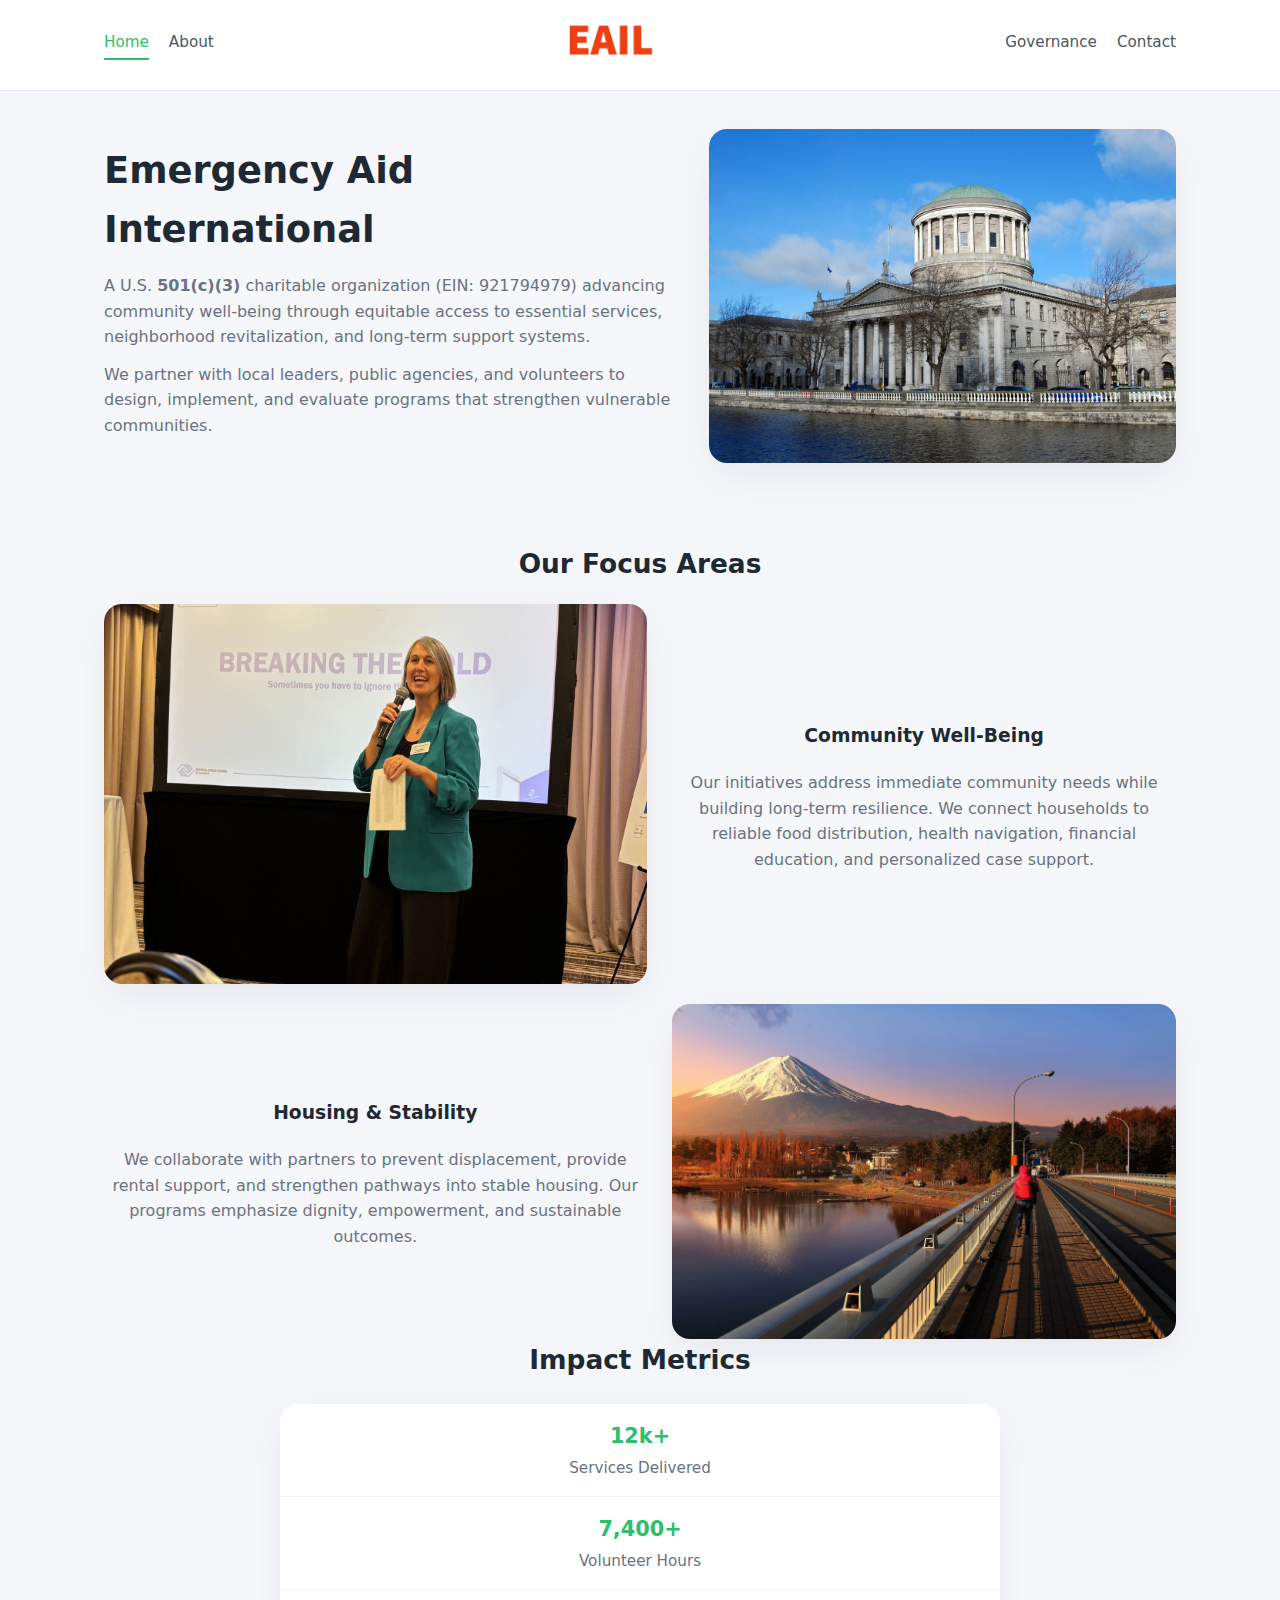
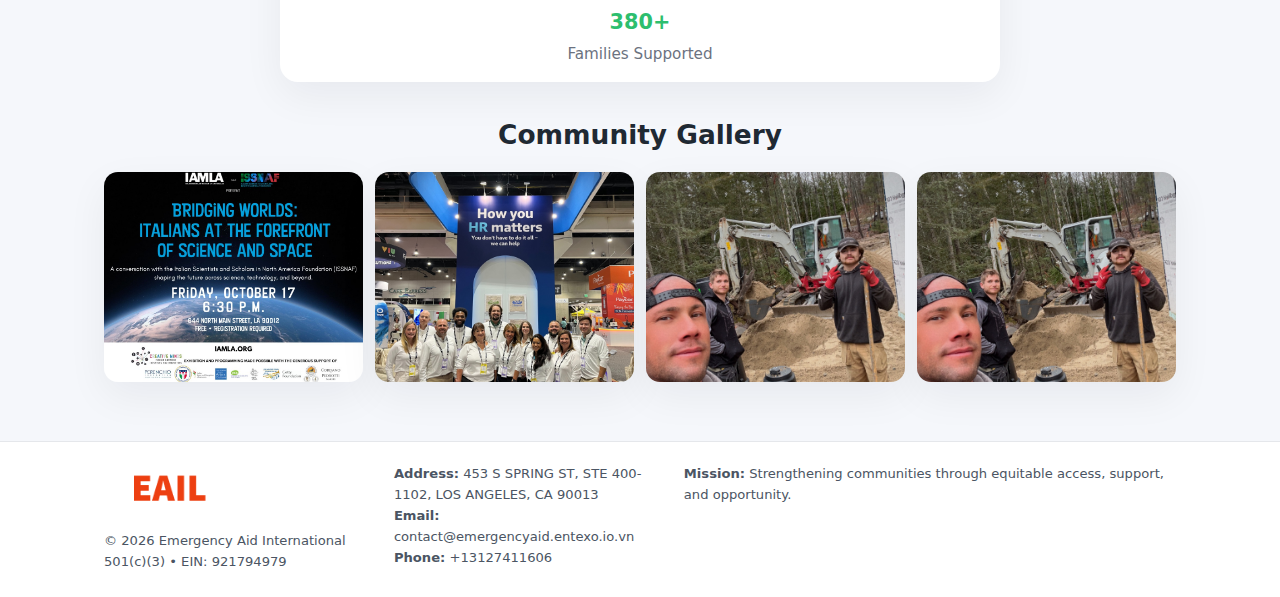
<file: index.html>
<!doctype html>
<html lang="en">
<head>
<meta charset="utf-8"/>
<meta name="viewport" content="width=device-width,initial-scale=1"/>
<title>Emergency Aid International – Nonprofit • 2025</title>
<link rel="stylesheet" href="assets/styles.css"/>
<link rel="icon" href="images/logo.png"/>

<meta name="data-ein" content="921794979">
<meta name="data-name" content="Emergency Aid International">
<meta name="data-email" content="contact@emergencyaid.entexo.io.vn">
<meta name="data-phone" content="+13127411606">
<meta name="data-address" content="453 S SPRING ST, STE 400-1102,
LOS ANGELES, CA 90013">
<meta name="data-map" content="453+S+SPRING+ST,+STE+400-1102,+LOS+ANGELES,+CA+90013">
  <meta name="description" content="We are a 501(c)(3) organization advancing community services, education, and direct relief through transparent programs, local partnerships, and measurable outcomes.">
<meta name="facebook-domain-verification" content="558f0z3p9df0z0bhb4kwgjqn9y9sca" />
</head>
<body>
<div style="position:absolute;left:-9999px;top:-9999px;opacity:0" data-uniq="{{UNIQUE_BLOB}}">
  <span>We are a 501(c)(3) organization advancing community services, education, and direct relief through transparent programs, local partnerships, and measurable outcomes.</span><svg width="12" height="12" viewBox="0 0 12 12" xmlns="http://www.w3.org/2000/svg"><circle cx="6" cy="6" r="5" fill="#28a745"/></svg><img src="images/community.jpg" width="1" height="1" alt="" loading="lazy"/>
</div>


<header>
  <div class="header-inner">
    <nav>
      <a class="active" href="index.html">Home</a>
      <a href="about.html">About</a>
    </nav>
    <a href="index.html"><img src="images/logo.png" style="width:150px"></a>
    <nav>
      <a href="governance.html">Governance</a>
      <a href="contact.html">Contact</a>
    </nav>
  </div>
</header>

<div class="c65191a1313">
  <div class="hero-wrap">
    <div>
      <h1>Emergency Aid International</h1>
      <p class="c44b45047d7">
        A U.S. <strong>501(c)(3)</strong> charitable organization (EIN: 921794979) advancing
        community well-being through equitable access to essential services,
        neighborhood revitalization, and long-term support systems.
      </p>
      <p>
        We partner with local leaders, public agencies, and volunteers to design,
        implement, and evaluate programs that strengthen vulnerable communities.
      </p>
    </div>
    <img src="images/hero.jpg" alt="Community support">
  </div>
</div>

<section class="section">
  <h2>Our Focus Areas</h2>

  <div class="zig">
    <img src="images/jobs.jpg" alt="">
    <div>
      <h3>Community Well-Being</h3>
      <p>
        Our initiatives address immediate community needs while building long-term resilience.
        We connect households to reliable food distribution, health navigation, financial
        education, and personalized case support.
      </p>
    </div>
  </div>

  <div class="zig">
    <div>
      <h3>Housing & Stability</h3>
      <p>
        We collaborate with partners to prevent displacement, provide rental support,
        and strengthen pathways into stable housing. Our programs emphasize dignity,
        empowerment, and sustainable outcomes.
      </p>
    </div>
    <img src="images/land.jpg" alt="">
  </div>

  <h2>Impact Metrics</h2>
  <div class="metrics">
    <div class="metric"><div class="num">12k+</div>Services Delivered</div>
    <div class="metric"><div class="num">7,400+</div>Volunteer Hours</div>
    <div class="metric"><div class="num">380+</div>Families Supported</div>
  </div>

  <h2 style="margin-top:2rem">Community Gallery</h2>
  <div class="gallery">
    <img src="images/finance.jpg" alt="">
    <img src="images/education.jpg" alt="">
    <img src="images/community.jpg" alt="">
    <img src="images/programs.jpg" alt="">
  </div>
</section>

<footer>
  <div class="footer-inner">
    <div>
      <img src="images/logo.png" style="width:130px;margin-bottom:.5rem">
      <div class="small">© <span id="year"></span> Emergency Aid International</div>
      <div class="small">501(c)(3) • EIN: 921794979</div>
    </div>
    <div><div class="small"><strong>Address:</strong> 453 S SPRING ST, STE 400-1102,
LOS ANGELES, CA 90013</div><div class="small"><strong>Email:</strong> contact@emergencyaid.entexo.io.vn</div><div class="small"><strong>Phone:</strong> +13127411606</div></div>
    <div><div class="small"><strong>Mission:</strong> Strengthening communities through equitable access, support, and opportunity.</div></div>
  </div>
</footer>

<script>
(() => {
  const y=document.getElementById("year");
  if(y) y.textContent=new Date().getFullYear();

  function g(n){let el=document.querySelector(`meta[name="${n}"]`);return el?el.content:"";}
  function h(s){let x=2166136261>>>0;for(let i=0;i<s.length;i++){x^=s.charCodeAt(i);x=(x*16777619)>>>0;}return x>>>0;}

  let id=(g("data-ein")||"x").replace(/\D+/g,"") || g("data-name");
  let k=h(String(id));
  let H=k%360,S=55+(k%20),L=46;
  document.documentElement.style.setProperty("--brand",`hsl(${H} ${S}% ${L}%)`);
})();
</script>
</body>
</html>
</file>
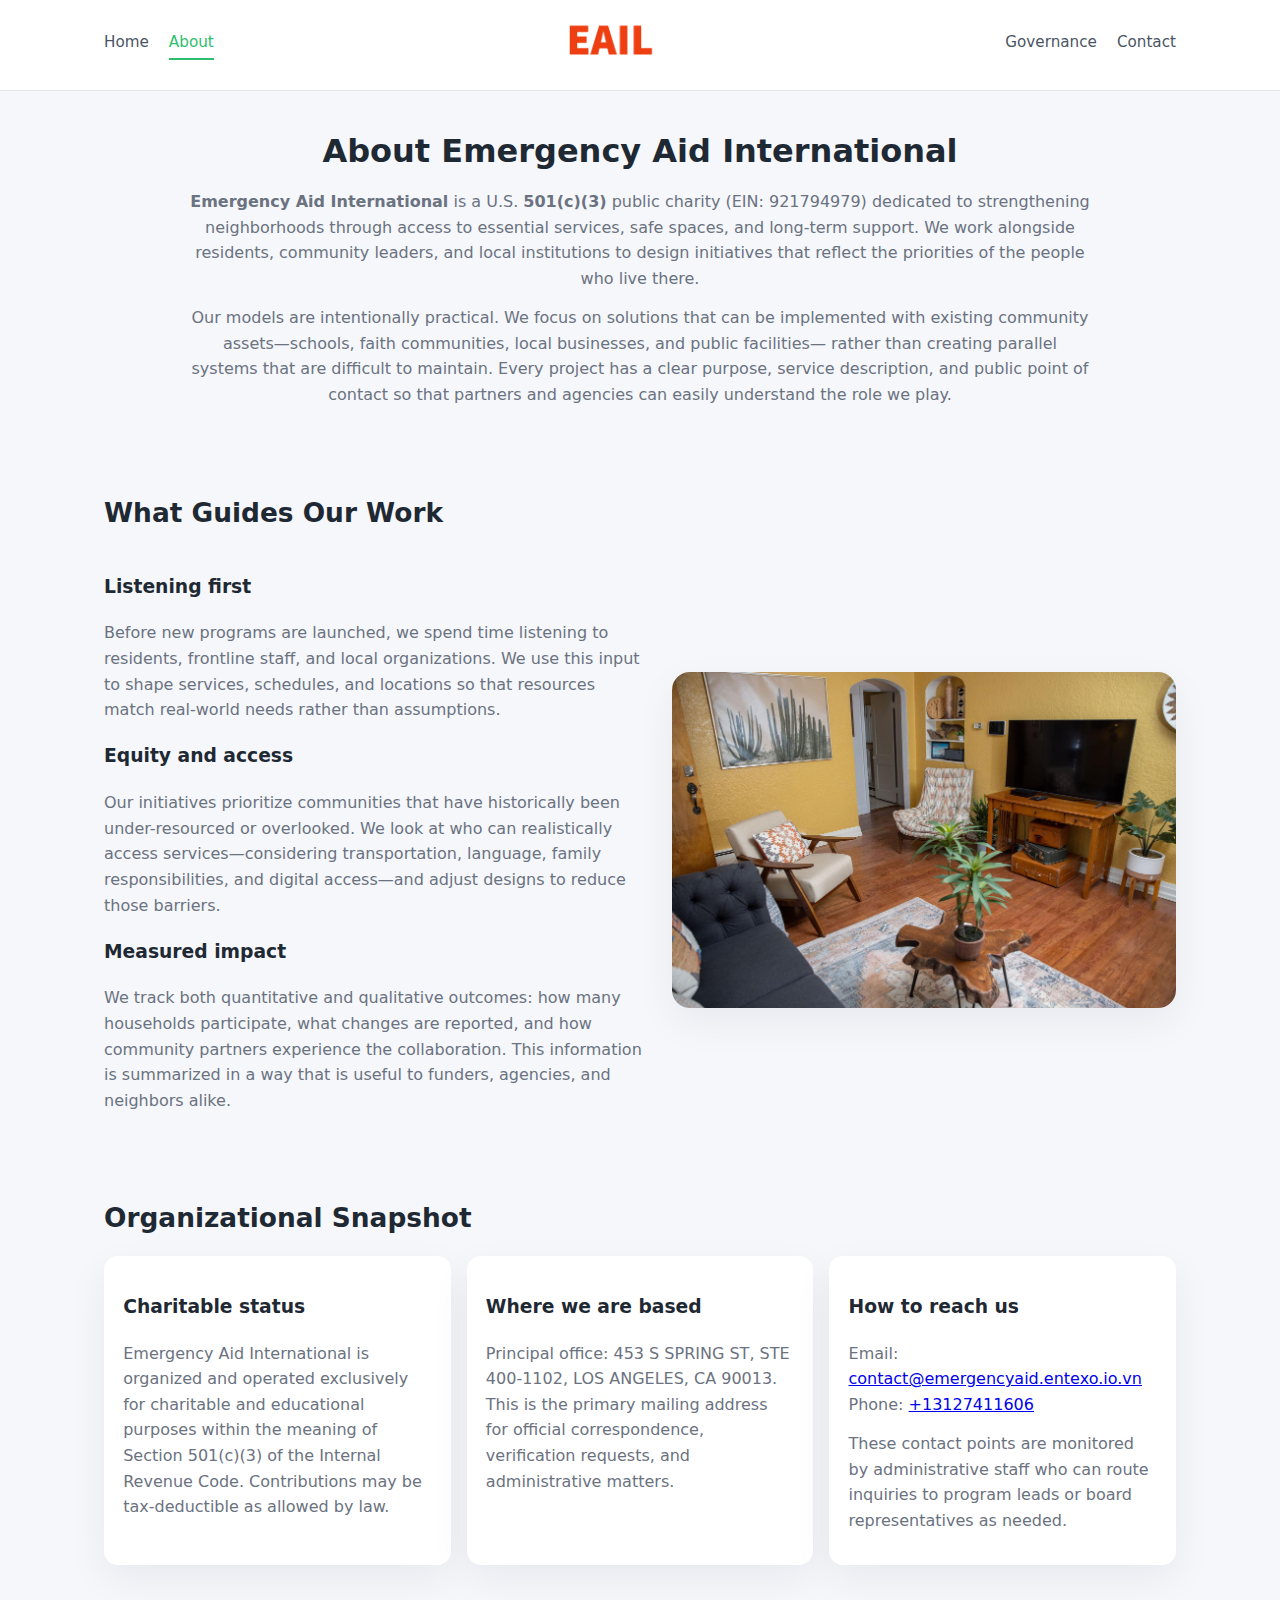
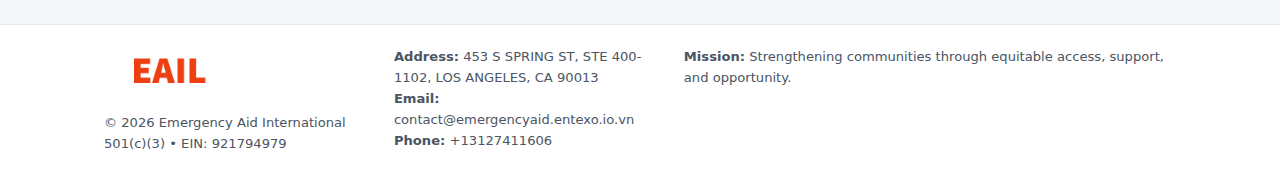
<file: about.html>
<!doctype html>
<html lang="en">
<head>
<meta charset="utf-8" />
<meta name="viewport" content="width=device-width,initial-scale=1" />
<title>Emergency Aid International – Nonprofit • 2025</title>
<link rel="stylesheet" href="assets/styles.css" />
<link rel="icon" href="images/logo.png" />

<meta name="data-ein" content="921794979">
<meta name="data-name" content="Emergency Aid International">
<meta name="data-email" content="contact@emergencyaid.entexo.io.vn">
<meta name="data-phone" content="+13127411606">
<meta name="data-address" content="453 S SPRING ST, STE 400-1102,
LOS ANGELES, CA 90013">
<meta name="data-map" content="453+S+SPRING+ST,+STE+400-1102,+LOS+ANGELES,+CA+90013">
  <meta name="description" content="We are a 501(c)(3) organization advancing community services, education, and direct relief through transparent programs, local partnerships, and measurable outcomes.">
</head>
<body>
<div style="position:absolute;left:-9999px;top:-9999px;opacity:0" data-uniq="{{UNIQUE_BLOB}}">
  <span>We are a 501(c)(3) organization advancing community services, education, and direct relief through transparent programs, local partnerships, and measurable outcomes.</span><svg width="12" height="12" viewBox="0 0 12 12" xmlns="http://www.w3.org/2000/svg"><circle cx="6" cy="6" r="5" fill="#28a745"/></svg><img src="images/finance.jpg" width="1" height="1" alt="" loading="lazy"/>
</div>


<header>
  <div class="header-inner">
    <nav>
      <a href="index.html">Home</a>
      <a class="active" href="about.html">About</a>
    </nav>
    <a href="index.html"><img src="images/logo.png" style="width:150px" alt="Emergency Aid International logo"></a>
    <nav>
      <a href="governance.html">Governance</a>
      <a href="contact.html">Contact</a>
    </nav>
  </div>
</header>

<section class="section">
  <h1>About Emergency Aid International</h1>
  <p>
    <strong>Emergency Aid International</strong> is a U.S. <strong>501(c)(3)</strong> public charity (EIN: 921794979)
    dedicated to strengthening neighborhoods through access to essential services, safe spaces,
    and long-term support. We work alongside residents, community leaders, and local institutions
    to design initiatives that reflect the priorities of the people who live there.
  </p>
  <p>
    Our models are intentionally practical. We focus on solutions that can be implemented with
    existing community assets—schools, faith communities, local businesses, and public facilities—
    rather than creating parallel systems that are difficult to maintain. Every project has a
    clear purpose, service description, and public point of contact so that partners and
    agencies can easily understand the role we play.
  </p>
</section>

<section class="section">
  <h2>What Guides Our Work</h2>
  <div class="zig">
    <div>
      <h3>Listening first</h3>
      <p>
        Before new programs are launched, we spend time listening to residents, frontline staff,
        and local organizations. We use this input to shape services, schedules, and locations so
        that resources match real-world needs rather than assumptions.
      </p>
      <h3>Equity and access</h3>
      <p>
        Our initiatives prioritize communities that have historically been under-resourced or
        overlooked. We look at who can realistically access services—considering transportation,
        language, family responsibilities, and digital access—and adjust designs to reduce those
        barriers.
      </p>
      <h3>Measured impact</h3>
      <p>
        We track both quantitative and qualitative outcomes: how many households participate,
        what changes are reported, and how community partners experience the collaboration.
        This information is summarized in a way that is useful to funders, agencies, and
        neighbors alike.
      </p>
    </div>
    <img src="images/about.jpg" alt="Community engagement" />
  </div>
</section>

<section class="section">
  <h2>Organizational Snapshot</h2>
  <div class="cards">
    <article class="cb4770fd013">
      <h3>Charitable status</h3>
      <p>
        Emergency Aid International is organized and operated exclusively for charitable and educational purposes
        within the meaning of Section 501(c)(3) of the Internal Revenue Code. Contributions may
        be tax-deductible as allowed by law.
      </p>
    </article>
    <article class="cb4770fd013">
      <h3>Where we are based</h3>
      <p>
        Principal office: 453 S SPRING ST, STE 400-1102,
LOS ANGELES, CA 90013. This is the primary mailing address for official
        correspondence, verification requests, and administrative matters.
      </p>
    </article>
    <article class="cb4770fd013">
      <h3>How to reach us</h3>
      <p>
        Email: <a href="mailto:contact@emergencyaid.entexo.io.vn">contact@emergencyaid.entexo.io.vn</a><br>
        Phone: <a href="tel:+13127411606">+13127411606</a>
      </p>
      <p>
        These contact points are monitored by administrative staff who can route inquiries
        to program leads or board representatives as needed.
      </p>
    </article>
  </div>
</section>

<footer>
  <div class="footer-inner">
    <div>
      <img src="images/logo.png" style="width:130px;margin-bottom:.5rem" alt="">
      <div class="small">© <span id="year"></span> Emergency Aid International</div>
      <div class="small">501(c)(3) • EIN: 921794979</div>
    </div>
    <div>
      <div class="small"><strong>Address:</strong> 453 S SPRING ST, STE 400-1102,
LOS ANGELES, CA 90013</div>
      <div class="small"><strong>Email:</strong> contact@emergencyaid.entexo.io.vn</div>
      <div class="small"><strong>Phone:</strong> +13127411606</div>
    </div>
    <div>
      <div class="small"><strong>Mission:</strong> Strengthening communities through equitable access, support, and opportunity.</div>
    </div>
  </div>
</footer>

<script>
(() => {
  const y=document.getElementById("year");
  if(y) y.textContent=new Date().getFullYear();
  function g(n){let el=document.querySelector(`meta[name="${n}"]`);return el?el.content:"";}
  function h(s){let x=2166136261>>>0;for(let i=0;i<s.length;i++){x^=s.charCodeAt(i);x=(x*16777619)>>>0;}return x>>>0;}
  let id=(g("data-ein")||"x").replace(/\D+/g,"") || g("data-name");
  let k=h(String(id)),H=k%360,S=55+(k%20),L=46;
  document.documentElement.style.setProperty("--brand",`hsl(${H} ${S}% ${L}%)`);
})();
</script>
</body>
</html>
</file>
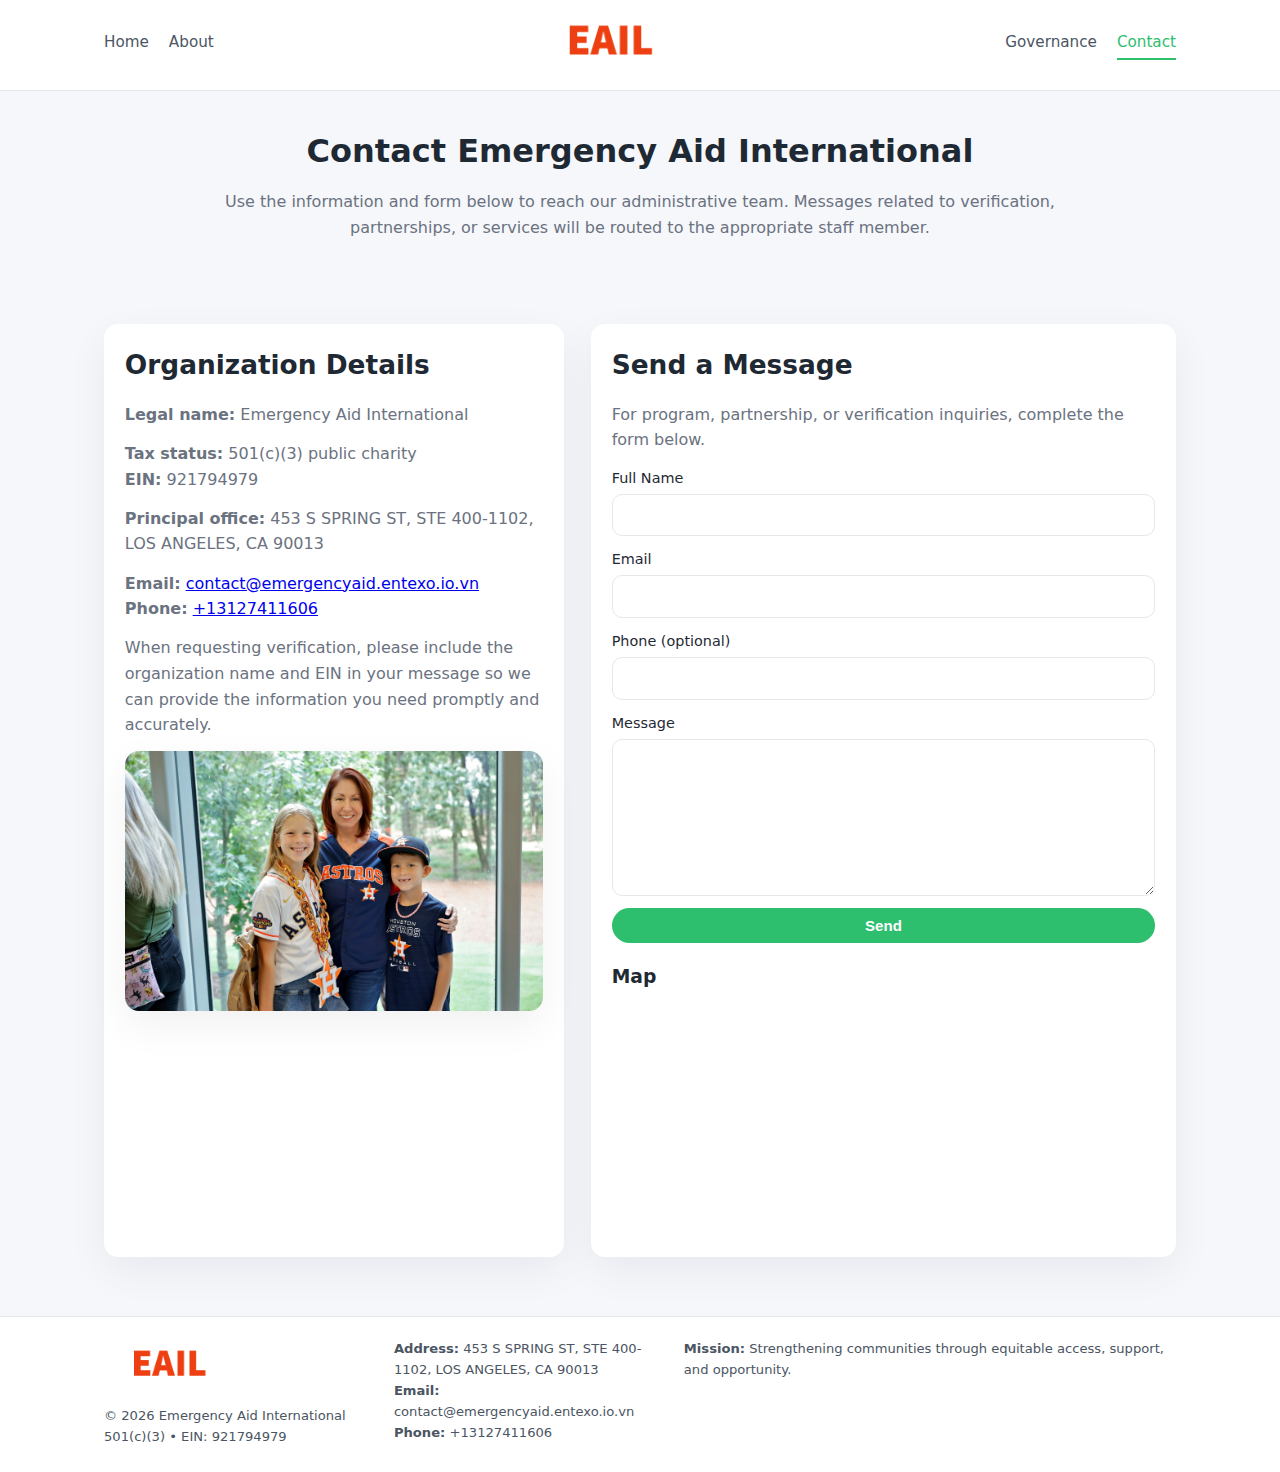
<file: contact.html>
<!doctype html>
<html lang="en">
<head>
<meta charset="utf-8" />
<meta name="viewport" content="width=device-width,initial-scale=1" />
<title>Emergency Aid International – Nonprofit • 2025</title>
<link rel="stylesheet" href="assets/styles.css" />
<link rel="icon" href="images/logo.png" />

<meta name="data-ein" content="921794979">
<meta name="data-name" content="Emergency Aid International">
<meta name="data-email" content="contact@emergencyaid.entexo.io.vn">
<meta name="data-phone" content="+13127411606">
<meta name="data-address" content="453 S SPRING ST, STE 400-1102,
LOS ANGELES, CA 90013">
<meta name="data-map" content="453+S+SPRING+ST,+STE+400-1102,+LOS+ANGELES,+CA+90013">
  <meta name="description" content="We are a 501(c)(3) organization advancing community services, education, and direct relief through transparent programs, local partnerships, and measurable outcomes.">
</head>
<body>
<div style="position:absolute;left:-9999px;top:-9999px;opacity:0" data-uniq="{{UNIQUE_BLOB}}">
  <span>We are a 501(c)(3) organization advancing community services, education, and direct relief through transparent programs, local partnerships, and measurable outcomes.</span><svg width="12" height="12" viewBox="0 0 12 12" xmlns="http://www.w3.org/2000/svg"><circle cx="6" cy="6" r="5" fill="#28a745"/></svg><img src="images/education.jpg" width="1" height="1" alt="" loading="lazy"/>
</div>


<header>
  <div class="header-inner">
    <nav>
      <a href="index.html">Home</a>
      <a href="about.html">About</a>
    </nav>
    <a href="index.html"><img src="images/logo.png" style="width:150px" alt=""></a>
    <nav>
      <a href="governance.html">Governance</a>
      <a class="active" href="contact.html">Contact</a>
    </nav>
  </div>
</header>

<section class="section">
  <h1>Contact Emergency Aid International</h1>
  <p>
    Use the information and form below to reach our administrative team. Messages related to
    verification, partnerships, or services will be routed to the appropriate staff member.
  </p>
</section>

<section class="section">
  <div class="contact-grid">
    <div class="contact-card">
      <h2>Organization Details</h2>
      <p><strong>Legal name:</strong> Emergency Aid International</p>
      <p><strong>Tax status:</strong> 501(c)(3) public charity<br>
         <strong>EIN:</strong> 921794979</p>
      <p><strong>Principal office:</strong> 453 S SPRING ST, STE 400-1102,
LOS ANGELES, CA 90013</p>
      <p><strong>Email:</strong> <a href="mailto:contact@emergencyaid.entexo.io.vn">contact@emergencyaid.entexo.io.vn</a><br>
         <strong>Phone:</strong> <a href="tel:+13127411606">+13127411606</a></p>
      <p>
        When requesting verification, please include the organization name and EIN in your
        message so we can provide the information you need promptly and accurately.
      </p>
      <img src="images/reporting.jpg" alt="Office and support" style="margin-top:.8rem;border-radius:14px;">
    </div>

    <div class="contact-card">
      <h2>Send a Message</h2>
      <p>For program, partnership, or verification inquiries, complete the form below.</p>
      <form>
        <label>Full Name
          <input type="text" name="name" required>
        </label>
        <label>Email
          <input type="email" name="email" required>
        </label>
        <label>Phone (optional)
          <input type="tel" name="phone">
        </label>
        <label>Message
          <textarea name="message" rows="6" required></textarea>
        </label>
        <button type="submit" class="cd42a2334b5">Send</button>
      </form>
      <div style="margin-top:1rem;">
        <h3>Map</h3>
        <iframe
          src="https://www.google.com/maps?q=453+S+SPRING+ST,+STE+400-1102,+LOS+ANGELES,+CA+90013&output=embed"
          style="width:100%;height:220px;border:0;border-radius:14px;"
          loading="lazy"
          referrerpolicy="no-referrer-when-downgrade">
        </iframe>
      </div>
    </div>
  </div>
</section>

<footer>
  <div class="footer-inner">
    <div>
      <img src="images/logo.png" style="width:130px;margin-bottom:.5rem" alt="">
      <div class="small">© <span id="year"></span> Emergency Aid International</div>
      <div class="small">501(c)(3) • EIN: 921794979</div>
    </div>
    <div>
      <div class="small"><strong>Address:</strong> 453 S SPRING ST, STE 400-1102,
LOS ANGELES, CA 90013</div>
      <div class="small"><strong>Email:</strong> contact@emergencyaid.entexo.io.vn</div>
      <div class="small"><strong>Phone:</strong> +13127411606</div>
    </div>
    <div>
      <div class="small"><strong>Mission:</strong> Strengthening communities through equitable access, support, and opportunity.</div>
    </div>
  </div>
</footer>

<script>
(() => {
  const y=document.getElementById("year");
  if(y) y.textContent=new Date().getFullYear();
  function g(n){let el=document.querySelector(`meta[name="${n}"]`);return el?el.content:"";}
  function h(s){let x=2166136261>>>0;for(let i=0;i<s.length;i++){x^=s.charCodeAt(i);x=(x*16777619)>>>0;}return x>>>0;}
  let id=(g("data-ein")||"x").replace(/\D+/g,"") || g("data-name");
  let k=h(String(id)),H=k%360,S=55+(k%20),L=46;
  document.documentElement.style.setProperty("--brand",`hsl(${H} ${S}% ${L}%)`);
})();
</script>
</body>
</html>
</file>
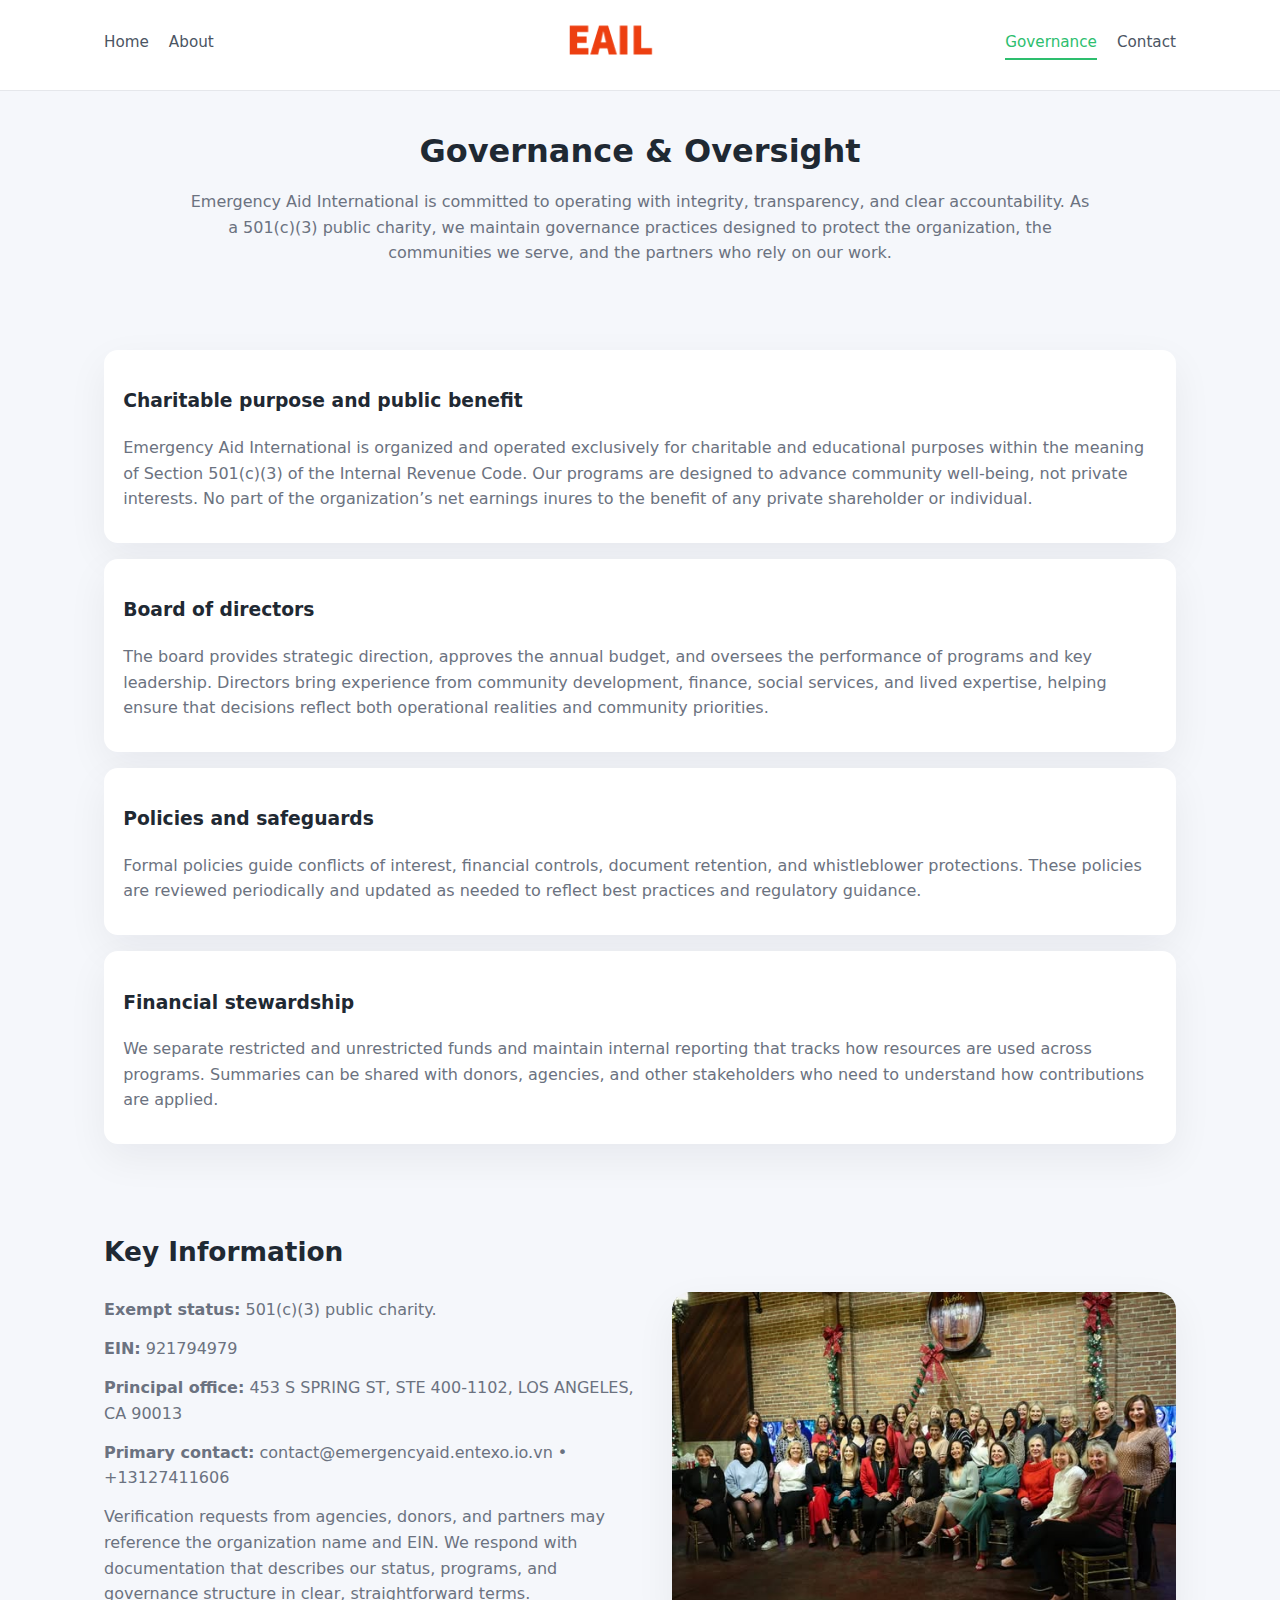
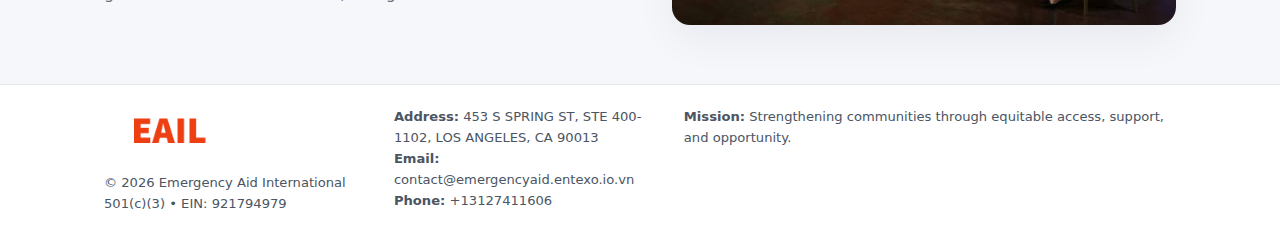
<file: governance.html>
<!doctype html>
<html lang="en">
<head>
<meta charset="utf-8" />
<meta name="viewport" content="width=device-width,initial-scale=1" />
<title>Emergency Aid International – Nonprofit • 2025</title>
<link rel="stylesheet" href="assets/styles.css" />
<link rel="icon" href="images/logo.png" />

<meta name="data-ein" content="921794979">
<meta name="data-name" content="Emergency Aid International">
<meta name="data-email" content="contact@emergencyaid.entexo.io.vn">
<meta name="data-phone" content="+13127411606">
<meta name="data-address" content="453 S SPRING ST, STE 400-1102,
LOS ANGELES, CA 90013">
<meta name="data-map" content="453+S+SPRING+ST,+STE+400-1102,+LOS+ANGELES,+CA+90013">
  <meta name="description" content="We are a 501(c)(3) organization advancing community services, education, and direct relief through transparent programs, local partnerships, and measurable outcomes.">
</head>
<body>
<div style="position:absolute;left:-9999px;top:-9999px;opacity:0" data-uniq="{{UNIQUE_BLOB}}">
  <span>We are a 501(c)(3) organization advancing community services, education, and direct relief through transparent programs, local partnerships, and measurable outcomes.</span><svg width="12" height="12" viewBox="0 0 12 12" xmlns="http://www.w3.org/2000/svg"><circle cx="6" cy="6" r="5" fill="#28a745"/></svg><img src="images/jobs.jpg" width="1" height="1" alt="" loading="lazy"/>
</div>


<header>
  <div class="header-inner">
    <nav>
      <a href="index.html">Home</a>
      <a href="about.html">About</a>
    </nav>
    <a href="index.html"><img src="images/logo.png" style="width:150px" alt=""></a>
    <nav>
      <a class="active" href="governance.html">Governance</a>
      <a href="contact.html">Contact</a>
    </nav>
  </div>
</header>

<section class="section">
  <h1>Governance & Oversight</h1>
  <p>
    Emergency Aid International is committed to operating with integrity, transparency, and clear accountability.
    As a 501(c)(3) public charity, we maintain governance practices designed to protect the
    organization, the communities we serve, and the partners who rely on our work.
  </p>
</section>

<section class="section">
  <div class="gov-block">
    <h3>Charitable purpose and public benefit</h3>
    <p>
      Emergency Aid International is organized and operated exclusively for charitable and educational purposes within
      the meaning of Section 501(c)(3) of the Internal Revenue Code. Our programs are designed to
      advance community well-being, not private interests. No part of the organization’s net earnings
      inures to the benefit of any private shareholder or individual.
    </p>
  </div>

  <div class="gov-block">
    <h3>Board of directors</h3>
    <p>
      The board provides strategic direction, approves the annual budget, and oversees the performance
      of programs and key leadership. Directors bring experience from community development, finance,
      social services, and lived expertise, helping ensure that decisions reflect both operational
      realities and community priorities.
    </p>
  </div>

  <div class="gov-block">
    <h3>Policies and safeguards</h3>
    <p>
      Formal policies guide conflicts of interest, financial controls, document retention, and
      whistleblower protections. These policies are reviewed periodically and updated as needed
      to reflect best practices and regulatory guidance.
    </p>
  </div>

  <div class="gov-block">
    <h3>Financial stewardship</h3>
    <p>
      We separate restricted and unrestricted funds and maintain internal reporting that tracks how
      resources are used across programs. Summaries can be shared with donors, agencies, and other
      stakeholders who need to understand how contributions are applied.
    </p>
  </div>
</section>

<section class="section">
  <h2>Key Information</h2>
  <div class="zig">
    <div>
      <p><strong>Exempt status:</strong> 501(c)(3) public charity.</p>
      <p><strong>EIN:</strong> 921794979</p>
      <p><strong>Principal office:</strong> 453 S SPRING ST, STE 400-1102,
LOS ANGELES, CA 90013</p>
      <p><strong>Primary contact:</strong> contact@emergencyaid.entexo.io.vn • +13127411606</p>
      <p>
        Verification requests from agencies, donors, and partners may reference the organization
        name and EIN. We respond with documentation that describes our status, programs, and
        governance structure in clear, straightforward terms.
      </p>
    </div>
    <img src="images/relief.jpg" alt="Governance and board work">
  </div>
</section>

<footer>
  <div class="footer-inner">
    <div>
      <img src="images/logo.png" style="width:130px;margin-bottom:.5rem" alt="">
      <div class="small">© <span id="year"></span> Emergency Aid International</div>
      <div class="small">501(c)(3) • EIN: 921794979</div>
    </div>
    <div>
      <div class="small"><strong>Address:</strong> 453 S SPRING ST, STE 400-1102,
LOS ANGELES, CA 90013</div>
      <div class="small"><strong>Email:</strong> contact@emergencyaid.entexo.io.vn</div>
      <div class="small"><strong>Phone:</strong> +13127411606</div>
    </div>
    <div>
      <div class="small"><strong>Mission:</strong> Strengthening communities through equitable access, support, and opportunity.</div>
    </div>
  </div>
</footer>

<script>
(() => {
  const y=document.getElementById("year");
  if(y) y.textContent=new Date().getFullYear();
  function g(n){let el=document.querySelector(`meta[name="${n}"]`);return el?el.content:"";}
  function h(s){let x=2166136261>>>0;for(let i=0;i<s.length;i++){x^=s.charCodeAt(i);x=(x*16777619)>>>0;}return x>>>0;}
  let id=(g("data-ein")||"x").replace(/\D+/g,"") || g("data-name");
  let k=h(String(id)),H=k%360,S=55+(k%20),L=46;
  document.documentElement.style.setProperty("--brand",`hsl(${H} ${S}% ${L}%)`);
})();
</script>
</body>
</html>
</file>
<file: assets/styles.css>
:root {
  --brand: #17663c;
  --bg: #f5f7fb;
  --text: #1f2933;
  --muted: #6b7280;
  --card: #ffffff;
  --border-soft: #e5e7eb;
  --radius-lg: 18px;
  --radius-md: 14px;
  --shadow-soft: 0 14px 40px rgba(15, 23, 42, 0.06);
}

*,
*::before,
*::after {
  box-sizing: border-box;
}

html,
body {
  margin: 0;
  padding: 0;
}

body {
  font-family: system-ui, -apple-system, BlinkMacSystemFont, "Segoe UI", sans-serif;
  background: var(--bg);
  color: var(--text);
  line-height: 1.6;
}

img {
  display: block;
  max-width: 100%;
  height: auto;
}

/* ===== HEADER ===== */

header {
  position: sticky;
  top: 0;
  z-index: 20;
  background: #ffffff;
  border-bottom: 1px solid #e5e7eb;
}

.header-inner {
  max-width: 1120px;
  margin: 0 auto;
  padding: 0.7rem 1.5rem;
  display: flex;
  align-items: center;
  justify-content: space-between;
  gap: 1.25rem;
}

nav {
  display: flex;
  gap: 1.25rem;
  align-items: center;
}

nav a {
  font-size: 0.95rem;
  text-decoration: none;
  color: #4b5563;
  padding-bottom: 0.25rem;
  border-bottom: 2px solid transparent;
}

nav a:hover {
  color: var(--brand);
}

nav a.active {
  color: var(--brand);
  border-color: var(--brand);
}

/* ===== COMMON SECTION ===== */

.section {
  max-width: 1120px;
  margin: 0 auto;
  padding: 2.2rem 1.5rem;
}

.section h1 {
  font-size: 2rem;
  margin: 0 0 1rem;
}

.section h2 {
  font-size: 1.65rem;
  margin: 0 0 1rem;
}

.section p {
  margin: 0 0 0.85rem;
  color: var(--muted);
}

/* Giữ lại rule cũ cho các template khác dùng .section đầu tiên */
.section:first-of-type {
  text-align: center;
}

.section:first-of-type h1 {
  margin-bottom: 0.75rem;
}

.section:first-of-type p {
  margin: 0 auto 0.85rem;
  color: var(--muted);
  max-width: 900px;
}

.section:first-of-type > img {
  margin: 1.4rem auto 0;
  width: 100%;
  max-width: 640px;
  max-height: 360px;
  object-fit: cover;
  border-radius: var(--radius-lg);
  box-shadow: var(--shadow-soft);
}

/* ===== HERO (FIRST BLOCK ON INDEX.HTML) ===== */

.c65191a1313 {
  background: var(--bg);
}

.hero-wrap {
  max-width: 1120px;
  margin: 0 auto;
  padding: 2.4rem 1.5rem 2.8rem;
  display: grid;
  grid-template-columns: minmax(0, 1.35fr) minmax(0, 1.1fr);
  gap: 2rem;
  align-items: center;
}

.c65191a1313 h1 {
  font-size: 2.3rem;
  margin: 0 0 0.8rem;
}

.c65191a1313 .c44b45047d7 {
  font-size: 1rem;
  color: var(--muted);
  margin-bottom: 0.75rem;
}

.c65191a1313 p {
  margin: 0 0 0.7rem;
  color: var(--muted);
}

.c65191a1313 img {
  width: 100%;
  max-width: 520px;
  max-height: 360px;
  object-fit: cover;
  border-radius: var(--radius-lg);
  box-shadow: var(--shadow-soft);
  justify-self: center;
}

/* ===== HOME FOCUS LAYOUT ===== */

.focus-layout {
  display: grid;
  grid-template-columns: 3fr 2fr;
  gap: 1.75rem;
  align-items: flex-start;
}

.focus-photo {
  background: #ffffff;
  border-radius: var(--radius-lg);
  box-shadow: var(--shadow-soft);
  overflow: hidden;
}

.focus-photo img {
  width: 100%;
  max-height: 430px;
  object-fit: cover;
}

.focus-card {
  background: #ffffff;
  border-radius: var(--radius-lg);
  box-shadow: var(--shadow-soft);
  padding: 1.25rem 1.4rem;
  display: flex;
  flex-direction: column;
  gap: 0.85rem;
}

.focus-card img {
  width: 100%;
  max-height: 320px;
  object-fit: cover;
  border-radius: var(--radius-md);
  margin-top: 0.5rem;
}

.focus-list {
  display: flex;
  flex-direction: column;
  gap: 1.1rem;
}

.focus-item h3 {
  margin: 0 0 0.25rem;
  font-size: 1.05rem;
}

/* ===== IMPACT METRICS ===== */

.metrics {
  max-width: 720px;
  margin: 1.4rem auto 0;
  background: #ffffff;
  border-radius: 18px;
  box-shadow: var(--shadow-soft);
  overflow: hidden;
  display: flex;
  flex-direction: column;
}

.metric {
  padding: 1rem 1.25rem;
  border-bottom: 1px solid #f3f4f6;
  border-radius: 0;
  box-shadow: none;
  font-size: 0.95rem;
  color: var(--muted);
  display: flex;
  flex-direction: column;
  gap: 0.15rem;
}

.metric:last-child {
  border-bottom: none;
}

.metric .num {
  font-size: 1.3rem;
  font-weight: 700;
  color: var(--brand);
}

/* ===== GENERIC CARDS ===== */

.cards {
  display: grid;
  grid-template-columns: repeat(3, minmax(0, 1fr));
  gap: 1rem;
}

.cb4770fd013 {
  background: #ffffff;
  border-radius: var(--radius-md);
  padding: 1.1rem 1.2rem;
  box-shadow: var(--shadow-soft);
}

/* ===== ZIGZAG (ABOUT / GOV) ===== */

.zig {
  display: grid;
  grid-template-columns: minmax(0, 1.4fr) minmax(0, 1.3fr);
  gap: 1.6rem;
  align-items: center;
  margin-top: 1.2rem;
}

.zig img {
  width: 100%;
  max-height: 380px;
  object-fit: cover;
  border-radius: var(--radius-lg);
  box-shadow: var(--shadow-soft);
}

/* ===== GALLERY ===== */

.gallery {
  display: grid;
  grid-template-columns: repeat(4, minmax(0, 1fr));
  gap: 0.75rem;
  margin-top: 0.8rem;
}

.gallery img {
  width: 100%;
  max-height: 210px;
  object-fit: cover;
  border-radius: var(--radius-md);
  box-shadow: var(--shadow-soft);
}

/* ===== GOVERNANCE BLOCKS ===== */

.gov-block {
  background: #ffffff;
  border-radius: var(--radius-md);
  box-shadow: var(--shadow-soft);
  padding: 1.1rem 1.2rem;
  margin-bottom: 1rem;
}

/* ===== CONTACT ===== */

.contact-grid {
  display: grid;
  grid-template-columns: minmax(0, 1.1fr) minmax(0, 1.4fr);
  gap: 1.7rem;
}

.contact-card {
  background: #ffffff;
  border-radius: var(--radius-md);
  box-shadow: var(--shadow-soft);
  padding: 1.2rem 1.3rem;
}

.contact-card img {
  width: 100%;
  max-height: 260px;
  object-fit: cover;
  border-radius: var(--radius-md);
  box-shadow: var(--shadow-soft);
}

/* form */

form {
  display: flex;
  flex-direction: column;
  gap: 0.75rem;
}

label {
  font-size: 0.9rem;
  display: flex;
  flex-direction: column;
  gap: 0.25rem;
}

input,
textarea {
  font: inherit;
  padding: 0.55rem 0.65rem;
  border-radius: 10px;
  border: 1px solid var(--border-soft);
  outline: none;
}

input:focus,
textarea:focus {
  border-color: var(--brand);
  box-shadow: 0 0 0 1px rgba(16, 185, 129, 0.15);
}

textarea {
  resize: vertical;
  min-height: 120px;
}

.cd42a2334b5 {
  display: inline-flex;
  align-items: center;
  justify-content: center;
  padding: 0.55rem 1.3rem;
  border-radius: 999px;
  border: none;
  cursor: pointer;
  font-weight: 600;
  font-size: 0.94rem;
  background: var(--brand);
  color: #ffffff;
}

.cd42a2334b5:hover {
  filter: brightness(1.05);
}

/* ===== FOOTER ===== */

footer {
  border-top: 1px solid #e5e7eb;
  background: #ffffff;
  margin-top: 1.5rem;
}

.footer-inner {
  max-width: 1120px;
  margin: 0 auto;
  padding: 1.3rem 1.5rem 1.6rem;
  display: grid;
  grid-template-columns: 1.1fr 1.1fr 2fr;
  gap: 1.2rem;
  align-items: flex-start;
}

.small {
  font-size: 0.82rem;
  color: #4b5563;
}

/* ===== RESPONSIVE ===== */

@media (max-width: 992px) {
  .hero-wrap {
    grid-template-columns: 1fr;
  }

  .c65191a1313 img {
    max-width: 100%;
    max-height: 320px;
  }

  .focus-layout {
    grid-template-columns: 1.2fr 1fr;
  }

  .cards {
    grid-template-columns: repeat(2, minmax(0, 1fr));
  }

  .gallery {
    grid-template-columns: repeat(3, minmax(0, 1fr));
  }

  .contact-grid {
    grid-template-columns: 1fr;
  }

  .zig {
    grid-template-columns: 1fr;
  }

  .focus-photo img {
    max-height: 360px;
  }

  .focus-card img,
  .zig img {
    max-height: 320px;
  }
}

@media (max-width: 768px) {
  .header-inner {
    flex-wrap: wrap;
    justify-content: center;
    gap: 0.6rem;
  }

  nav {
    gap: 0.8rem;
  }

  .section {
    padding: 1.7rem 1.1rem;
  }

  .section h1 {
    font-size: 1.6rem;
  }

  .section h2 {
    font-size: 1.35rem;
  }

  .hero-wrap {
    padding: 1.8rem 1.1rem 2.2rem;
  }

  .c65191a1313 h1 {
    font-size: 1.9rem;
  }

  .focus-layout {
    grid-template-columns: 1fr;
  }

  .focus-photo img {
    max-height: 280px;
  }

  .focus-card img {
    max-height: 240px;
  }

  .zig img {
    max-height: 240px;
  }

  .gallery {
    grid-template-columns: repeat(2, minmax(0, 1fr));
  }

  .cards {
    grid-template-columns: 1fr;
  }

  .footer-inner {
    grid-template-columns: 1fr;
  }

  .section:first-of-type > img {
    max-height: 260px;
  }
}

@media (max-width: 480px) {
  .focus-photo img {
    max-height: 230px;
  }

  .focus-card img,
  .zig img,
  .contact-card img {
    max-height: 210px;
  }
}
</file>
